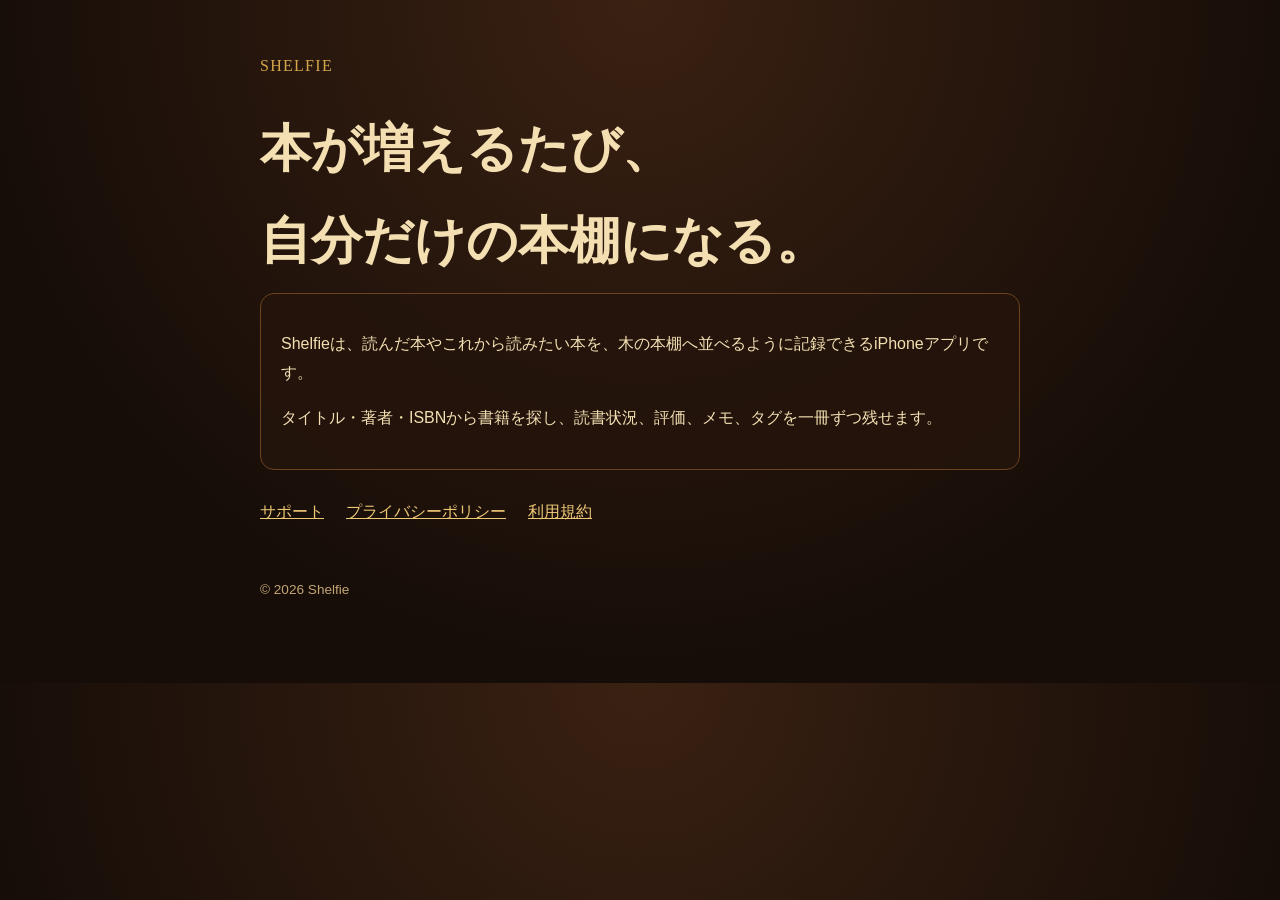
<file: index.html>
<!doctype html>
<html lang="ja">
<head>
  <meta charset="utf-8">
  <meta name="viewport" content="width=device-width, initial-scale=1">
  <title>Shelfie — 自分だけの本棚</title>
  <meta name="description" content="読んだ本、読みたい本、感想を自分だけの本棚に残すiPhoneアプリ Shelfie。">
  <link rel="stylesheet" href="legal.css">
</head>
<body><main class="doc">
  <span class="brand">SHELFIE</span>
  <h1>本が増えるたび、<br>自分だけの本棚になる。</h1>
  <div class="lead">
    <p>Shelfieは、読んだ本やこれから読みたい本を、木の本棚へ並べるように記録できるiPhoneアプリです。</p>
    <p>タイトル・著者・ISBNから書籍を探し、読書状況、評価、メモ、タグを一冊ずつ残せます。</p>
  </div>
  <nav class="nav" aria-label="関連ページ">
    <a href="support.html">サポート</a>
    <a href="privacy.html">プライバシーポリシー</a>
    <a href="terms.html">利用規約</a>
  </nav>
  <footer>© 2026 Shelfie</footer>
</main></body>
</html>
</file>
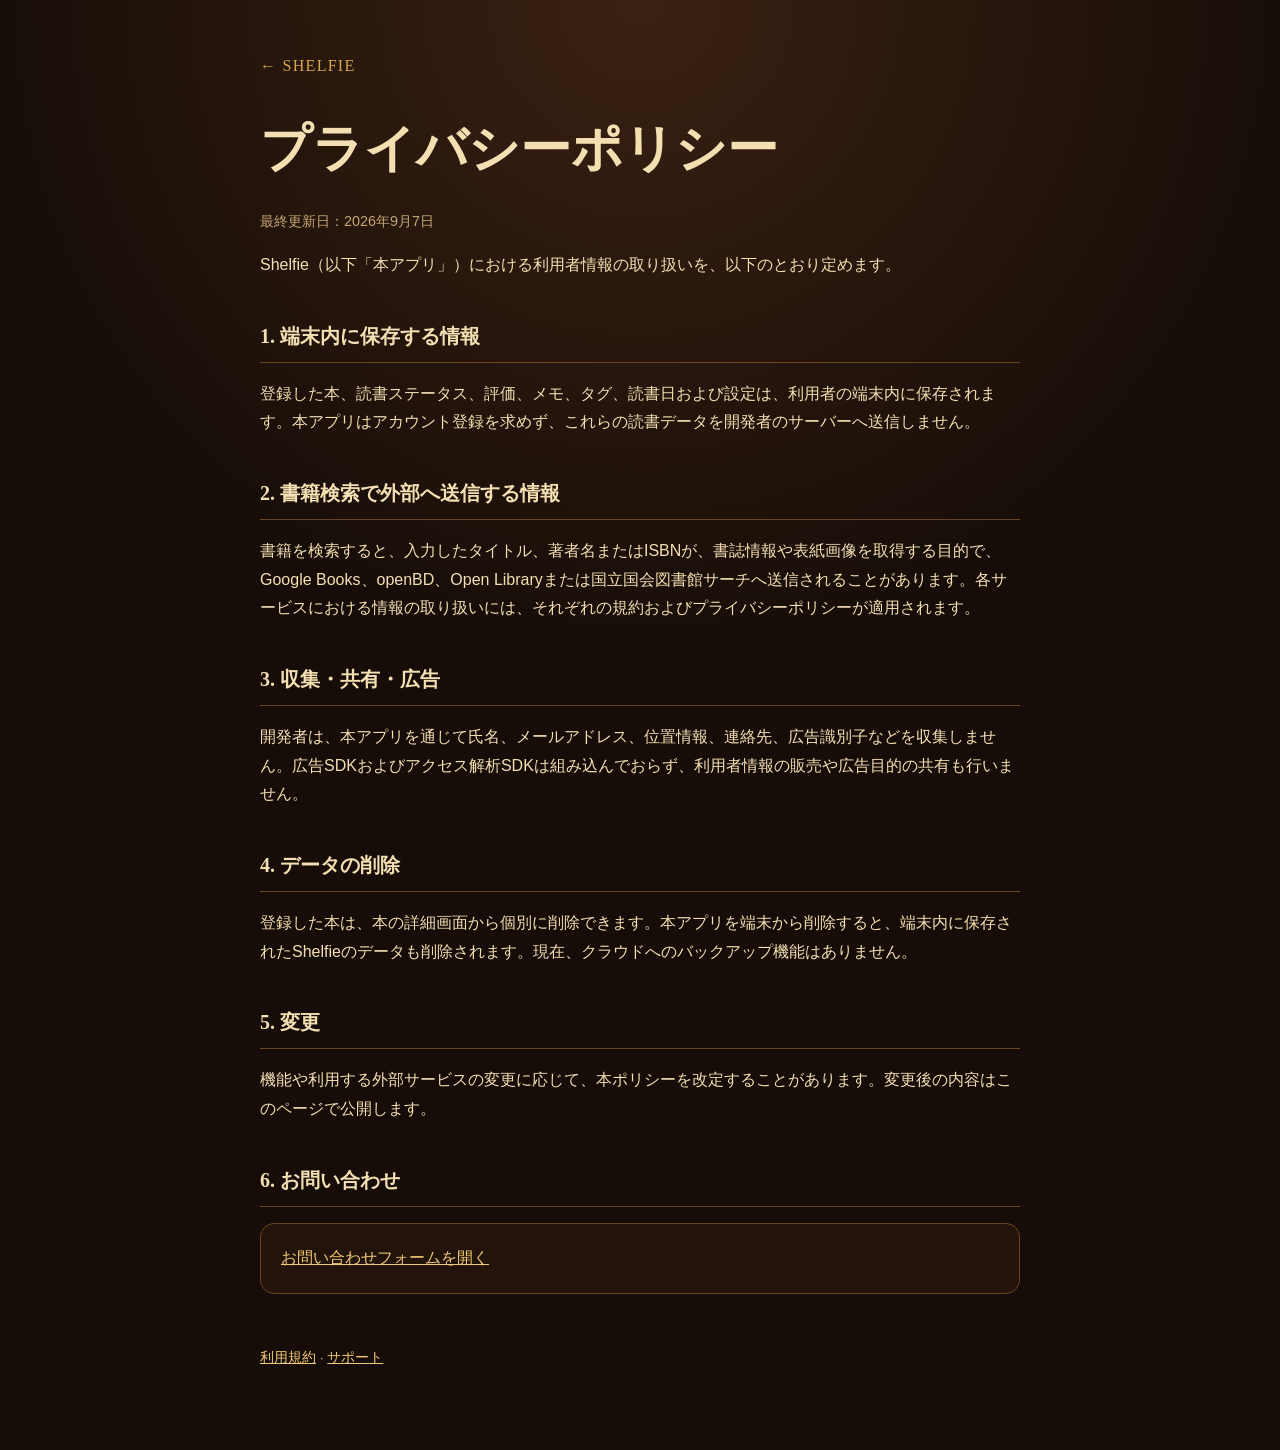
<file: privacy.html>
<!doctype html>
<html lang="ja">
<head>
  <meta charset="utf-8">
  <meta name="viewport" content="width=device-width, initial-scale=1">
  <title>プライバシーポリシー — Shelfie</title>
  <meta name="description" content="Shelfieのプライバシーポリシー。">
  <link rel="stylesheet" href="legal.css">
</head>
<body><main class="doc">
  <a class="brand" href="index.html">← SHELFIE</a>
  <h1>プライバシーポリシー</h1>
  <p class="updated">最終更新日：2026年9月7日</p>
  <p>Shelfie（以下「本アプリ」）における利用者情報の取り扱いを、以下のとおり定めます。</p>

  <h2>1. 端末内に保存する情報</h2>
  <p>登録した本、読書ステータス、評価、メモ、タグ、読書日および設定は、利用者の端末内に保存されます。本アプリはアカウント登録を求めず、これらの読書データを開発者のサーバーへ送信しません。</p>

  <h2>2. 書籍検索で外部へ送信する情報</h2>
  <p>書籍を検索すると、入力したタイトル、著者名またはISBNが、書誌情報や表紙画像を取得する目的で、Google Books、openBD、Open Libraryまたは国立国会図書館サーチへ送信されることがあります。各サービスにおける情報の取り扱いには、それぞれの規約およびプライバシーポリシーが適用されます。</p>

  <h2>3. 収集・共有・広告</h2>
  <p>開発者は、本アプリを通じて氏名、メールアドレス、位置情報、連絡先、広告識別子などを収集しません。広告SDKおよびアクセス解析SDKは組み込んでおらず、利用者情報の販売や広告目的の共有も行いません。</p>

  <h2>4. データの削除</h2>
  <p>登録した本は、本の詳細画面から個別に削除できます。本アプリを端末から削除すると、端末内に保存されたShelfieのデータも削除されます。現在、クラウドへのバックアップ機能はありません。</p>

  <h2>5. 変更</h2>
  <p>機能や利用する外部サービスの変更に応じて、本ポリシーを改定することがあります。変更後の内容はこのページで公開します。</p>

  <h2>6. お問い合わせ</h2>
  <div class="card"><a href="https://docs.google.com/forms/d/e/1FAIpQLSfx3q7luo8WwxZlCndivC5YhGj7AY3i2UztqLKSfuekWQb6tw/viewform">お問い合わせフォームを開く</a></div>
  <footer><a href="terms.html">利用規約</a> · <a href="support.html">サポート</a></footer>
</main></body>
</html>
</file>
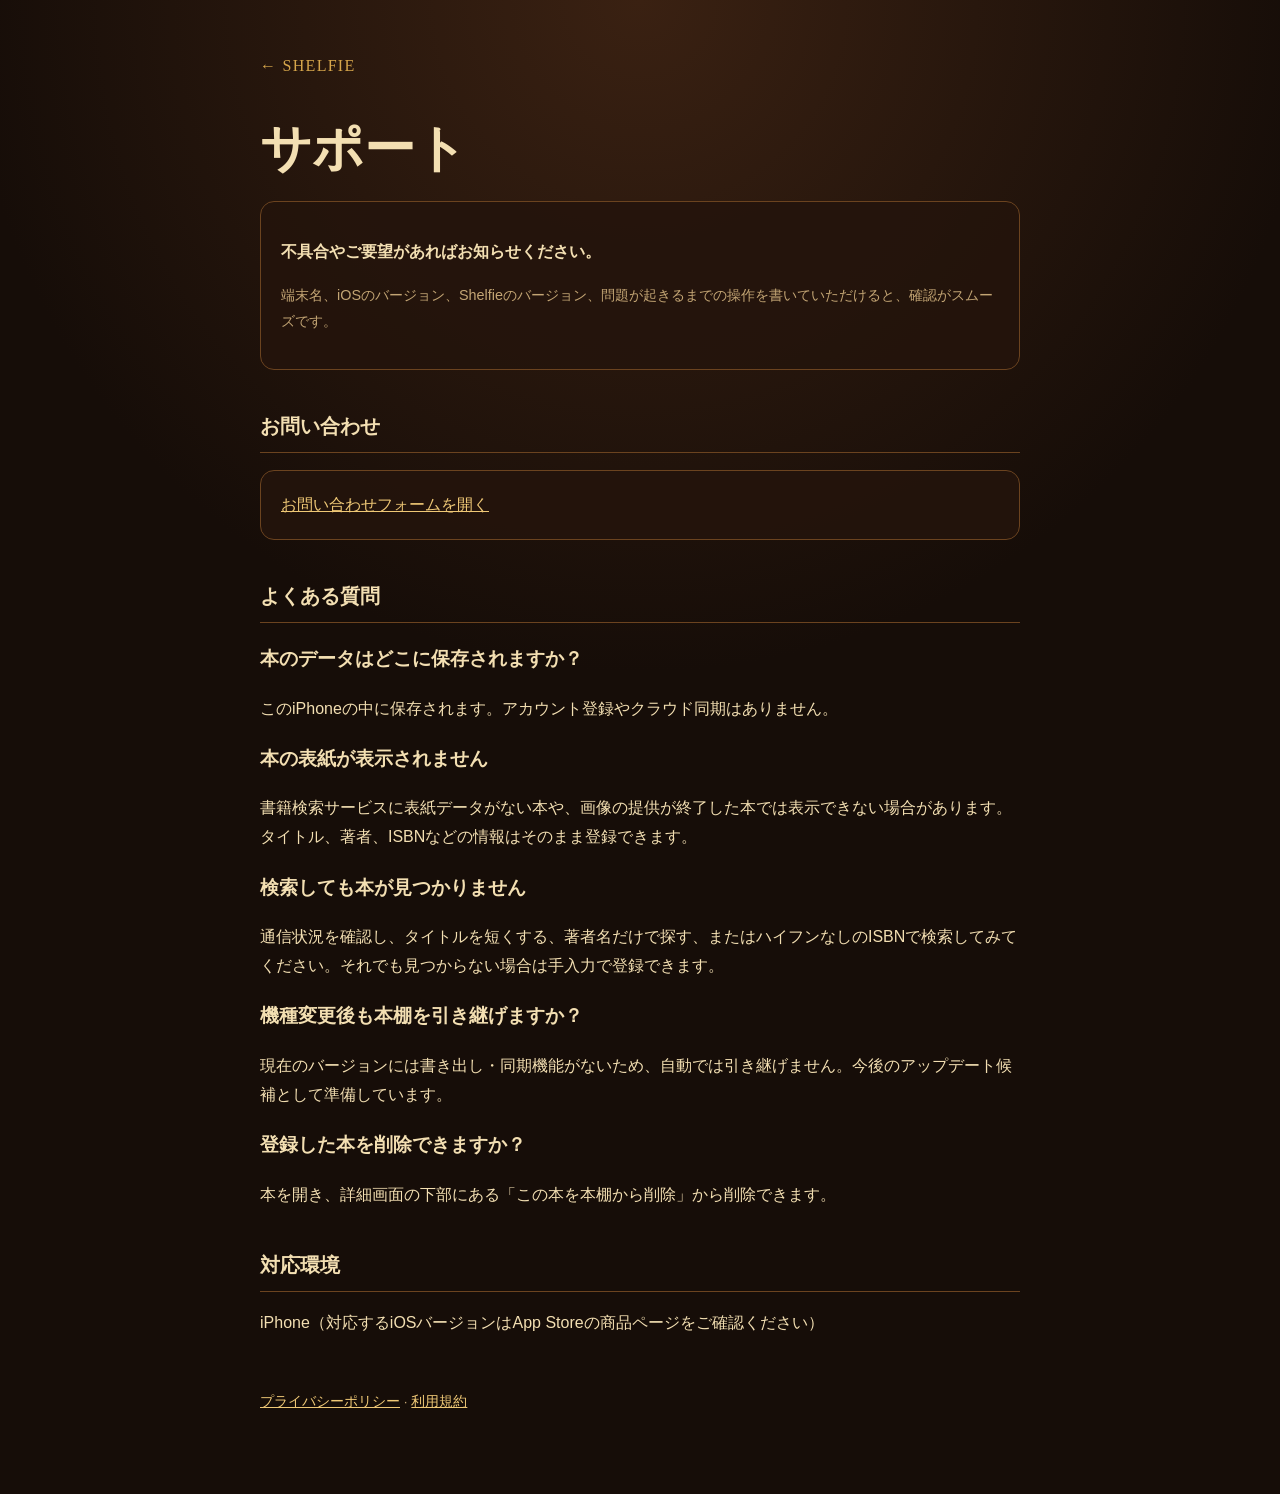
<file: support.html>
<!doctype html>
<html lang="ja">
<head>
  <meta charset="utf-8">
  <meta name="viewport" content="width=device-width, initial-scale=1">
  <title>サポート — Shelfie</title>
  <meta name="description" content="Shelfieの使い方、よくある質問、お問い合わせ先。">
  <link rel="stylesheet" href="legal.css">
</head>
<body><main class="doc">
  <a class="brand" href="index.html">← SHELFIE</a>
  <h1>サポート</h1>
  <div class="lead">
    <p><strong>不具合やご要望があればお知らせください。</strong></p>
    <p class="note">端末名、iOSのバージョン、Shelfieのバージョン、問題が起きるまでの操作を書いていただけると、確認がスムーズです。</p>
  </div>

  <h2>お問い合わせ</h2>
  <div class="card"><a href="https://docs.google.com/forms/d/e/1FAIpQLSfx3q7luo8WwxZlCndivC5YhGj7AY3i2UztqLKSfuekWQb6tw/viewform">お問い合わせフォームを開く</a></div>

  <h2>よくある質問</h2>
  <h3>本のデータはどこに保存されますか？</h3>
  <p>このiPhoneの中に保存されます。アカウント登録やクラウド同期はありません。</p>
  <h3>本の表紙が表示されません</h3>
  <p>書籍検索サービスに表紙データがない本や、画像の提供が終了した本では表示できない場合があります。タイトル、著者、ISBNなどの情報はそのまま登録できます。</p>
  <h3>検索しても本が見つかりません</h3>
  <p>通信状況を確認し、タイトルを短くする、著者名だけで探す、またはハイフンなしのISBNで検索してみてください。それでも見つからない場合は手入力で登録できます。</p>
  <h3>機種変更後も本棚を引き継げますか？</h3>
  <p>現在のバージョンには書き出し・同期機能がないため、自動では引き継げません。今後のアップデート候補として準備しています。</p>
  <h3>登録した本を削除できますか？</h3>
  <p>本を開き、詳細画面の下部にある「この本を本棚から削除」から削除できます。</p>

  <h2>対応環境</h2>
  <p>iPhone（対応するiOSバージョンはApp Storeの商品ページをご確認ください）</p>
  <footer><a href="privacy.html">プライバシーポリシー</a> · <a href="terms.html">利用規約</a></footer>
</main></body>
</html>
</file>
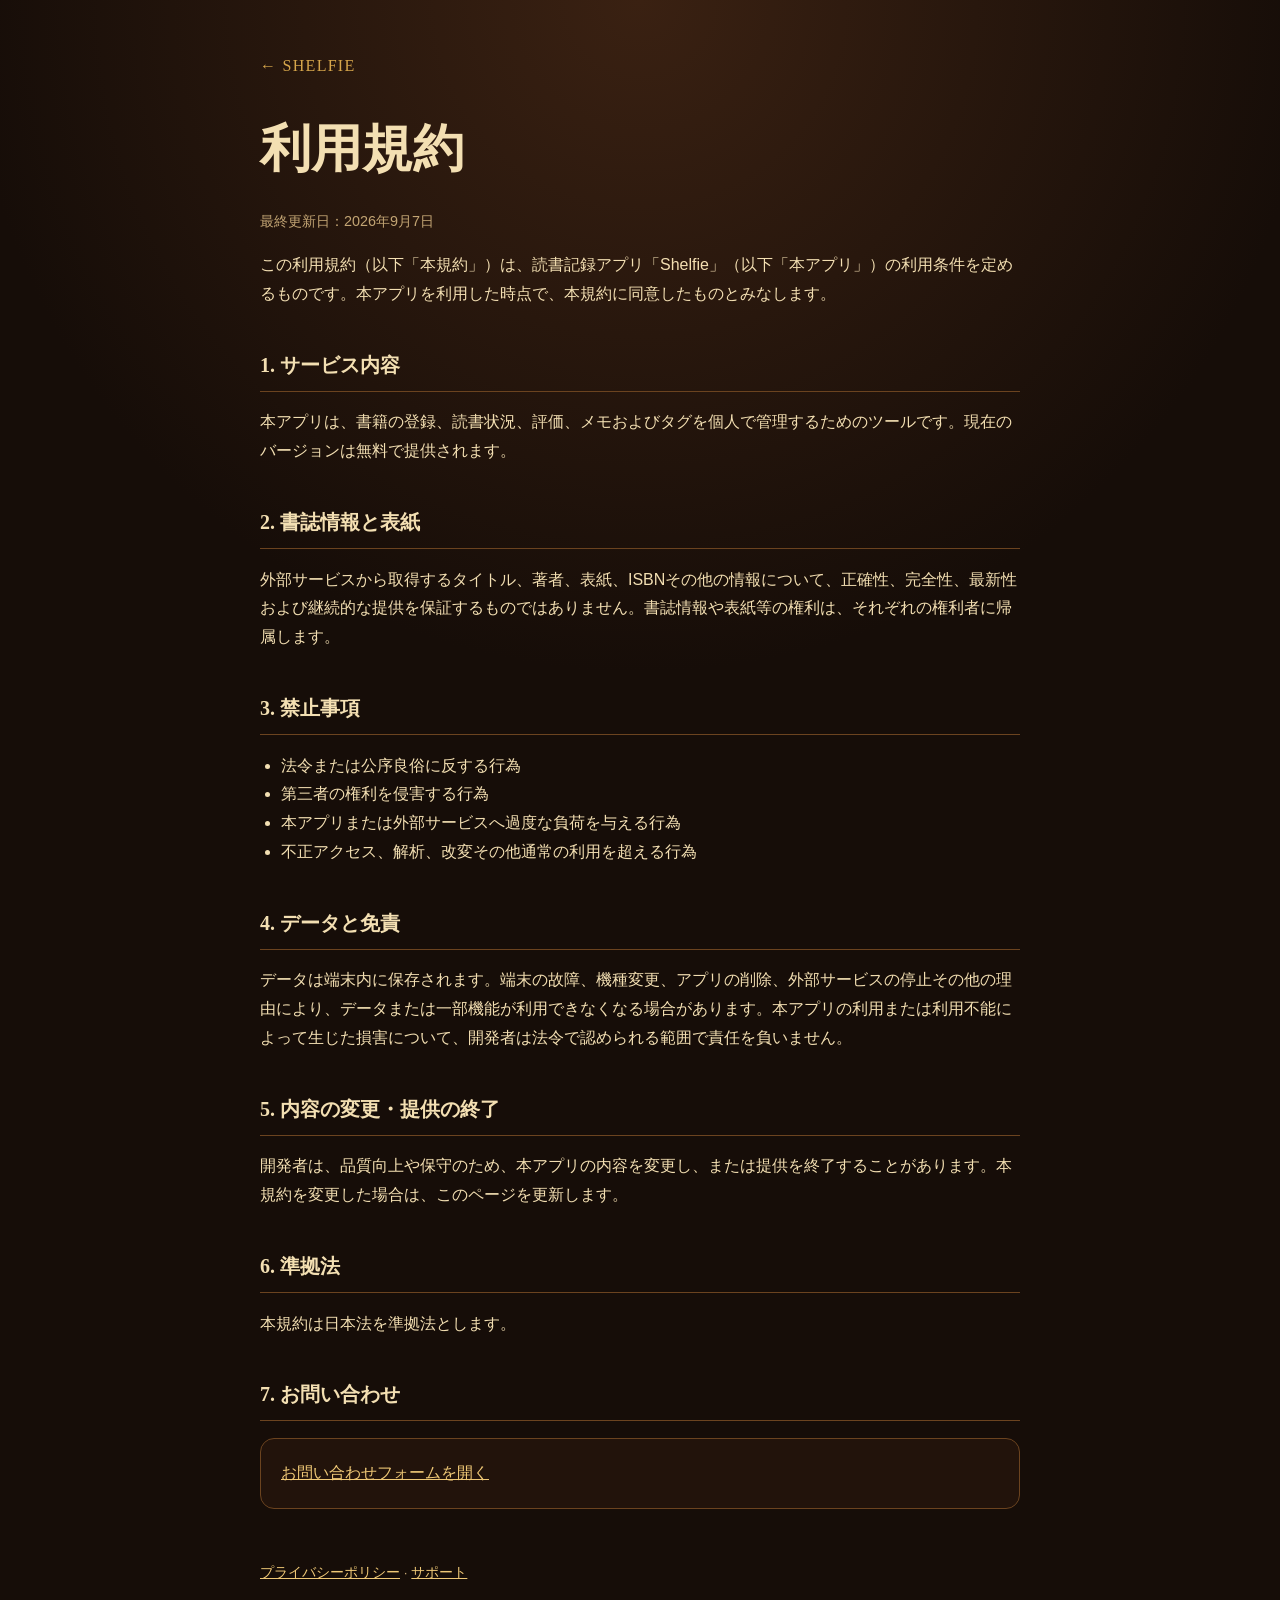
<file: terms.html>
<!doctype html>
<html lang="ja">
<head>
  <meta charset="utf-8">
  <meta name="viewport" content="width=device-width, initial-scale=1">
  <title>利用規約 — Shelfie</title>
  <meta name="description" content="Shelfieの利用規約。">
  <link rel="stylesheet" href="legal.css">
</head>
<body><main class="doc">
  <a class="brand" href="index.html">← SHELFIE</a>
  <h1>利用規約</h1>
  <p class="updated">最終更新日：2026年9月7日</p>
  <p>この利用規約（以下「本規約」）は、読書記録アプリ「Shelfie」（以下「本アプリ」）の利用条件を定めるものです。本アプリを利用した時点で、本規約に同意したものとみなします。</p>

  <h2>1. サービス内容</h2>
  <p>本アプリは、書籍の登録、読書状況、評価、メモおよびタグを個人で管理するためのツールです。現在のバージョンは無料で提供されます。</p>

  <h2>2. 書誌情報と表紙</h2>
  <p>外部サービスから取得するタイトル、著者、表紙、ISBNその他の情報について、正確性、完全性、最新性および継続的な提供を保証するものではありません。書誌情報や表紙等の権利は、それぞれの権利者に帰属します。</p>

  <h2>3. 禁止事項</h2>
  <ul>
    <li>法令または公序良俗に反する行為</li>
    <li>第三者の権利を侵害する行為</li>
    <li>本アプリまたは外部サービスへ過度な負荷を与える行為</li>
    <li>不正アクセス、解析、改変その他通常の利用を超える行為</li>
  </ul>

  <h2>4. データと免責</h2>
  <p>データは端末内に保存されます。端末の故障、機種変更、アプリの削除、外部サービスの停止その他の理由により、データまたは一部機能が利用できなくなる場合があります。本アプリの利用または利用不能によって生じた損害について、開発者は法令で認められる範囲で責任を負いません。</p>

  <h2>5. 内容の変更・提供の終了</h2>
  <p>開発者は、品質向上や保守のため、本アプリの内容を変更し、または提供を終了することがあります。本規約を変更した場合は、このページを更新します。</p>

  <h2>6. 準拠法</h2>
  <p>本規約は日本法を準拠法とします。</p>

  <h2>7. お問い合わせ</h2>
  <div class="card"><a href="https://docs.google.com/forms/d/e/1FAIpQLSfx3q7luo8WwxZlCndivC5YhGj7AY3i2UztqLKSfuekWQb6tw/viewform">お問い合わせフォームを開く</a></div>
  <footer><a href="privacy.html">プライバシーポリシー</a> · <a href="support.html">サポート</a></footer>
</main></body>
</html>
</file>
<file: legal.css>
:root {
  color-scheme: dark;
  --ink: #f3dfb2;
  --muted: #c3a574;
  --gold: #d6a64b;
  --panel: #24140c;
  --line: #6b431f;
}

* { box-sizing: border-box; }
body {
  margin: 0;
  background: radial-gradient(circle at top, #3a2112 0, #160d08 42rem);
  color: var(--ink);
  font-family: -apple-system, BlinkMacSystemFont, "Hiragino Sans", "Yu Gothic", sans-serif;
  line-height: 1.8;
}
a { color: #efc876; }
.doc { width: min(760px, calc(100% - 32px)); margin: 0 auto; padding: 52px 0 80px; }
.brand { color: var(--gold); font-family: Georgia, "Yu Mincho", serif; letter-spacing: .08em; text-decoration: none; }
h1, h2 { font-family: Georgia, "Yu Mincho", serif; font-weight: 600; }
h1 { margin: 22px 0 6px; font-size: clamp(2rem, 7vw, 3.2rem); }
h2 { margin-top: 38px; padding-bottom: 8px; border-bottom: 1px solid var(--line); font-size: 1.25rem; }
.updated, .note { color: var(--muted); font-size: .9rem; }
.lead, .card { padding: 20px; border: 1px solid var(--line); border-radius: 14px; background: rgba(36, 20, 12, .88); }
.nav { display: flex; flex-wrap: wrap; gap: 10px 22px; margin-top: 28px; }
ul { padding-left: 1.3rem; }
footer { margin-top: 52px; color: var(--muted); font-size: .85rem; }
</file>
